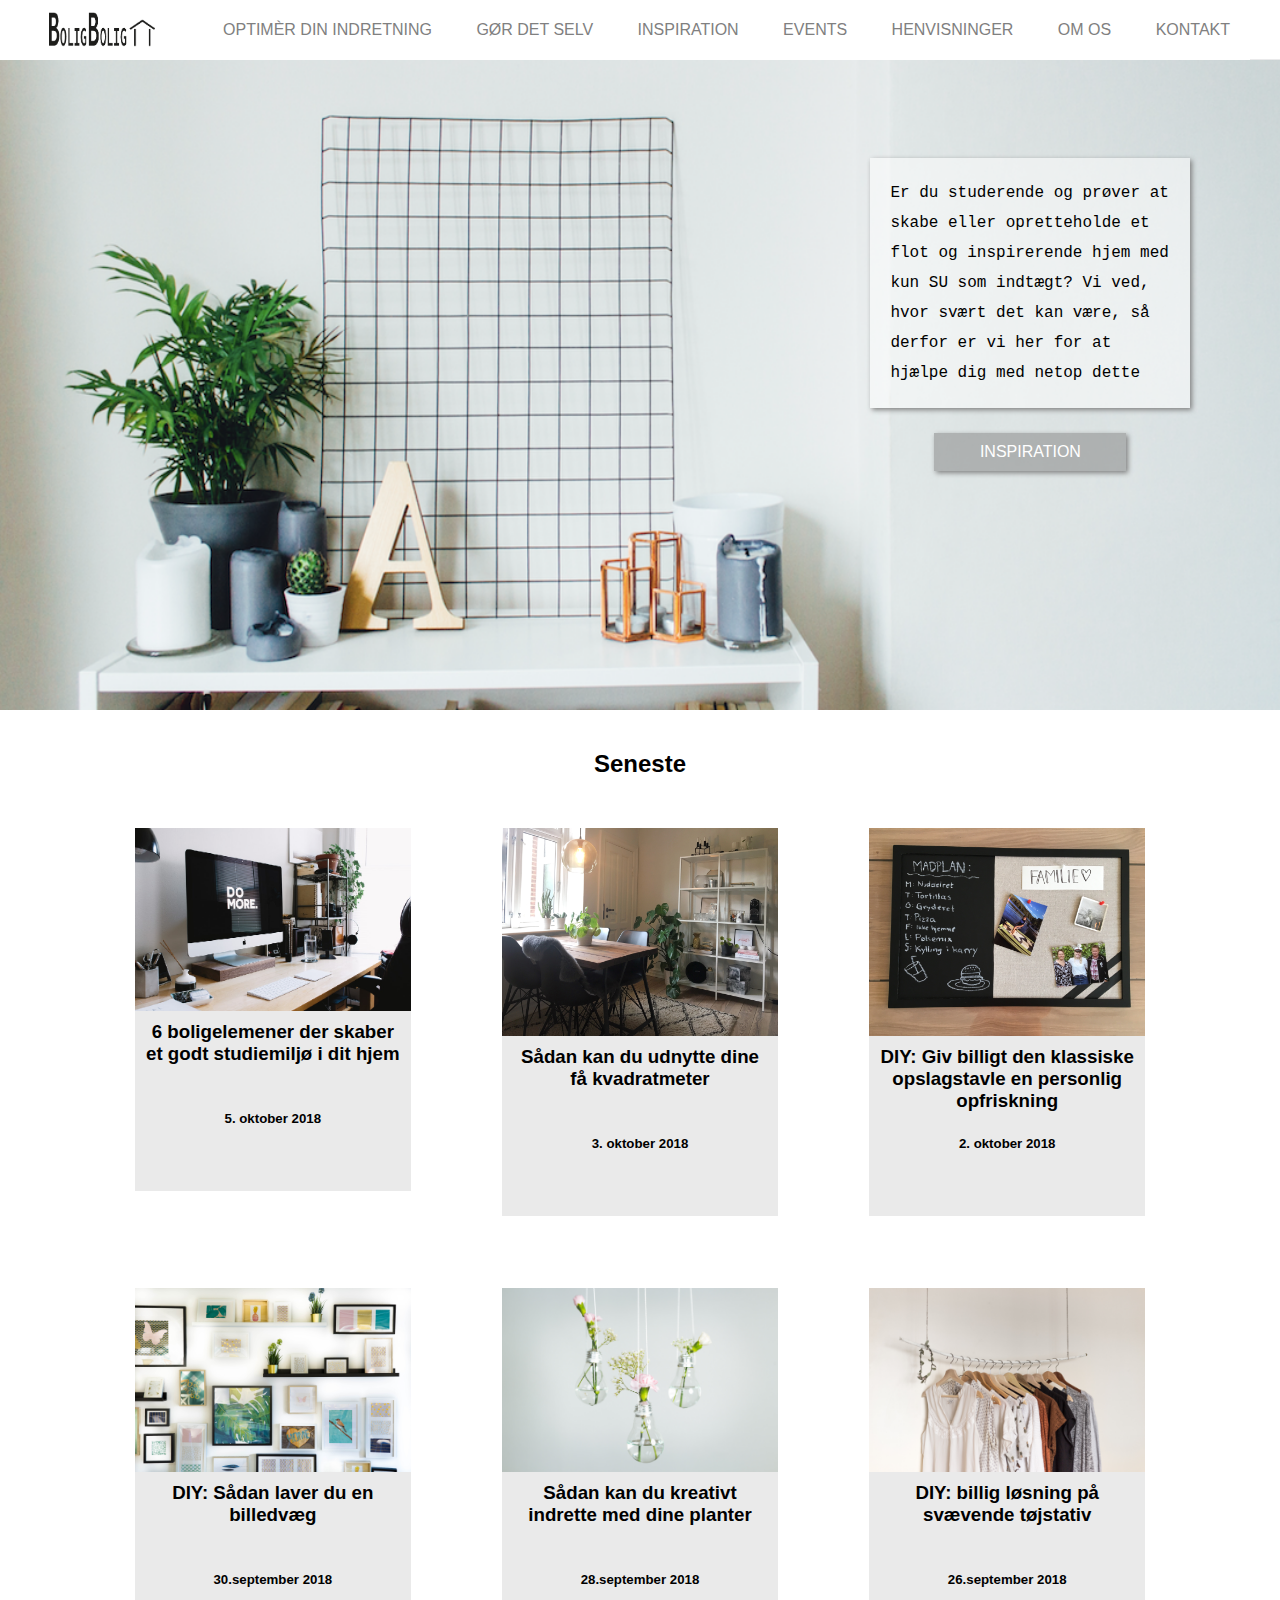
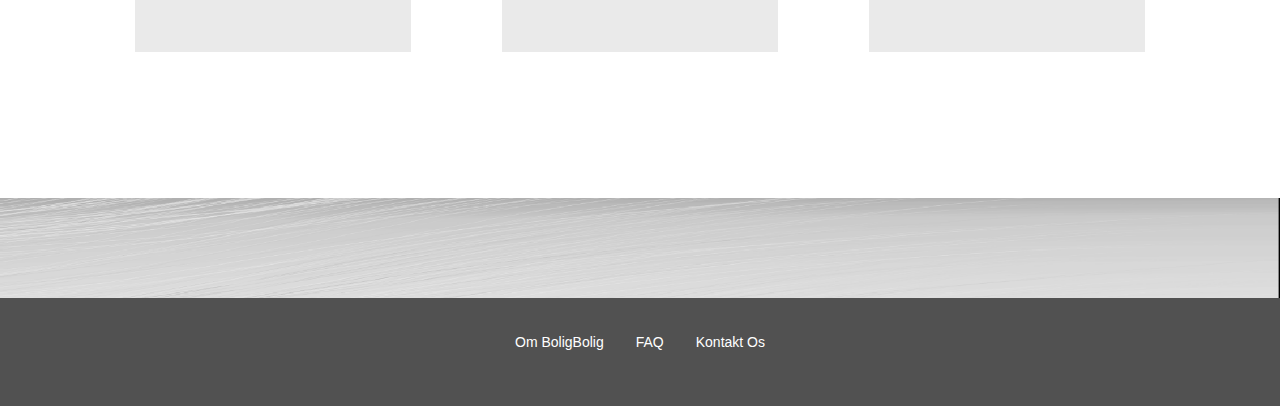
<file: index.html>
<!DOCTYPE html>
<html lang="da">


<head>
    <meta charset="UTF-8">
    <meta name="viewport" content="width=device-width, minimum-scale=1.0"> <!-- hej -->
    <title>BoligBolig</title>
    <meta name="description" content="SU-venligt boligmagasin. Fokus på billigere løsninger, DIY, studie- og læsemiljø, indretning på få kvadratmeter, loppemarked events og generelt inspiration.">
    <link rel="stylesheet" href="css/style.css">

</head>

<body>
    <header>
        <nav>
            <img src="images/Logo.png" alt="logo" class="logo"> <!-- taget fra unsplash.com -->
            <label for="toggle">&#9776;</label>
            <input type="checkbox" id="toggle" />
            <div class="menu">
                <a href="#">OPTIMÈR DIN INDRETNING</a>
                <a href="#">GØR DET SELV</a>
                <a href="#">INSPIRATION</a>
                <a href="#">EVENTS</a>
                <a href="#">HENVISNINGER</a>
                <a href="#">OM OS</a>
                <a href="#">KONTAKT</a>
            </div>
        </nav>
    </header>

    <section id="forside">
        <h1>Boligindretning på <br> budget</h1>
        <div>
            <p>Er du studerende og prøver at skabe eller opretteholde et flot og inspirerende hjem med kun SU som indtægt? Vi ved, hvor svært det kan være, så derfor er vi her for at hjælpe dig med netop dette</p>
            <div class="midterknap">
                <a class="button">INSPIRATION</a>
            </div>
        </div>
    </section>

    <h2 id="seneste">Seneste</h2>

    <main>
        <div class="forsidebokse">
            <a href="boligelementer.html">
                <img src="images/artikel1.png" alt="artikel 1" /><!-- taget fra unsplash.com -->
                <h3>6 boligelemener der skaber et godt studiemiljø i dit hjem</h3>
                <h5>5. oktober 2018</h5>
            </a>
        </div>
        <div class="forsidebokse">
            <a href="kvadratmeter.html">
                <img src="images/artikel2.jpg" alt="artikel 2" class="obs" />
                <h3>Sådan kan du udnytte dine få kvadratmeter</h3>
                <h5>3. oktober 2018</h5>
            </a>
        </div>
        <div class="forsidebokse">
            <a href="diy.html">
                <img src="images/artikel3.jpg" alt="artikel 3" class="obs" />
                <h3>DIY: Giv billigt den klassiske opslagstavle en personlig opfriskning</h3>
                <h5>2. oktober 2018</h5>
            </a>
        </div>
        <div class="forsidebokse">
            <img src="images/artikel4.jpg" alt="artikel 4" /><!-- taget fra unsplash.com -->
            <h3>DIY: Sådan laver du en <br> billedvæg</h3>
            <h5>30.september 2018</h5>
        </div>
        <div class="forsidebokse">
            <img src="images/artikel5.jpg" alt="artikel 5" /><!-- taget fra unsplash.com -->
            <h3>Sådan kan du kreativt indrette med dine planter</h3>
            <h5>28.september 2018</h5>
        </div>
        <div class="forsidebokse">
            <img src="images/artikel6.jpg" alt="artikel 6" /> <!-- taget fra unsplash.com -->
            <h3>DIY: billig løsning på svævende tøjstativ</h3>
            <h5>26.september 2018</h5>
        </div>
        <br>

    </main>

    <div class="footer-billede">
    </div>

    <footer>
        <a href="#">Om BoligBolig</a>
        <a href="#">FAQ</a>
        <a href="#">Kontakt Os</a>
    </footer>



</body>

</html>
</file>
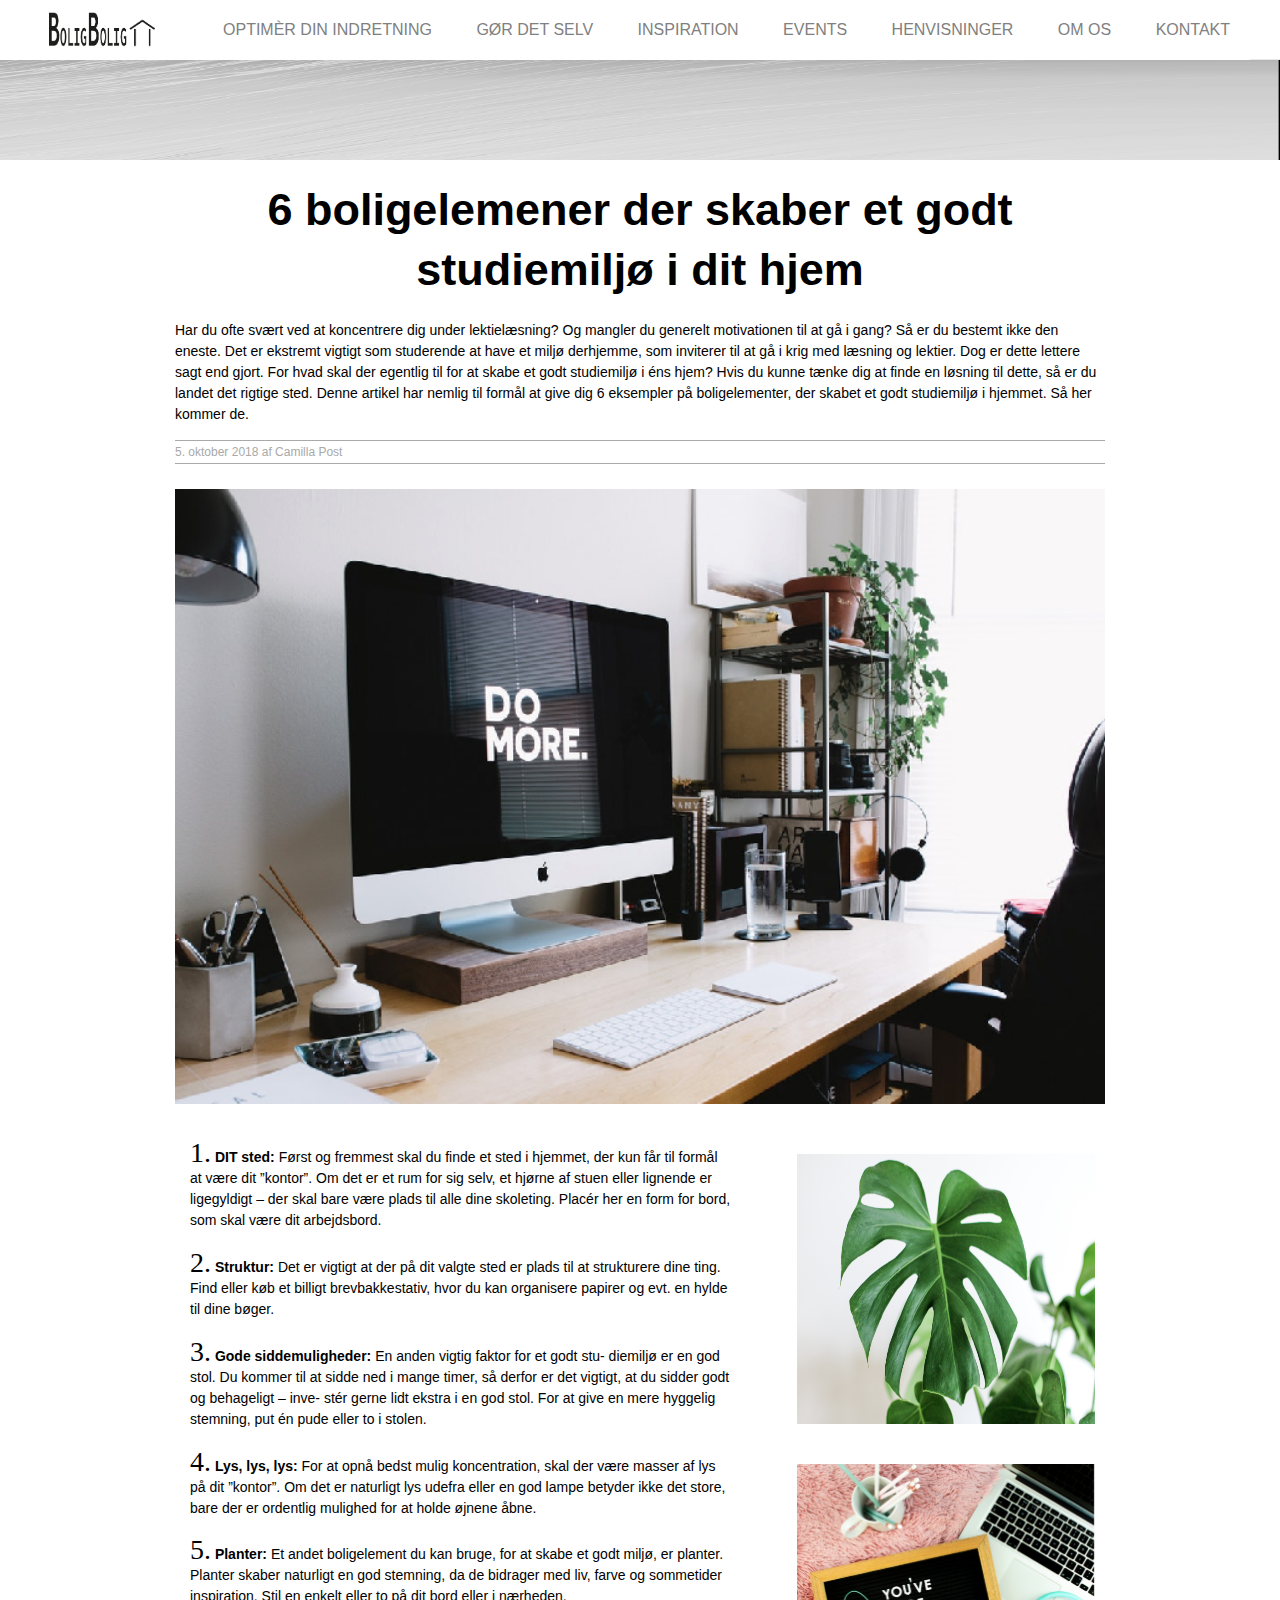
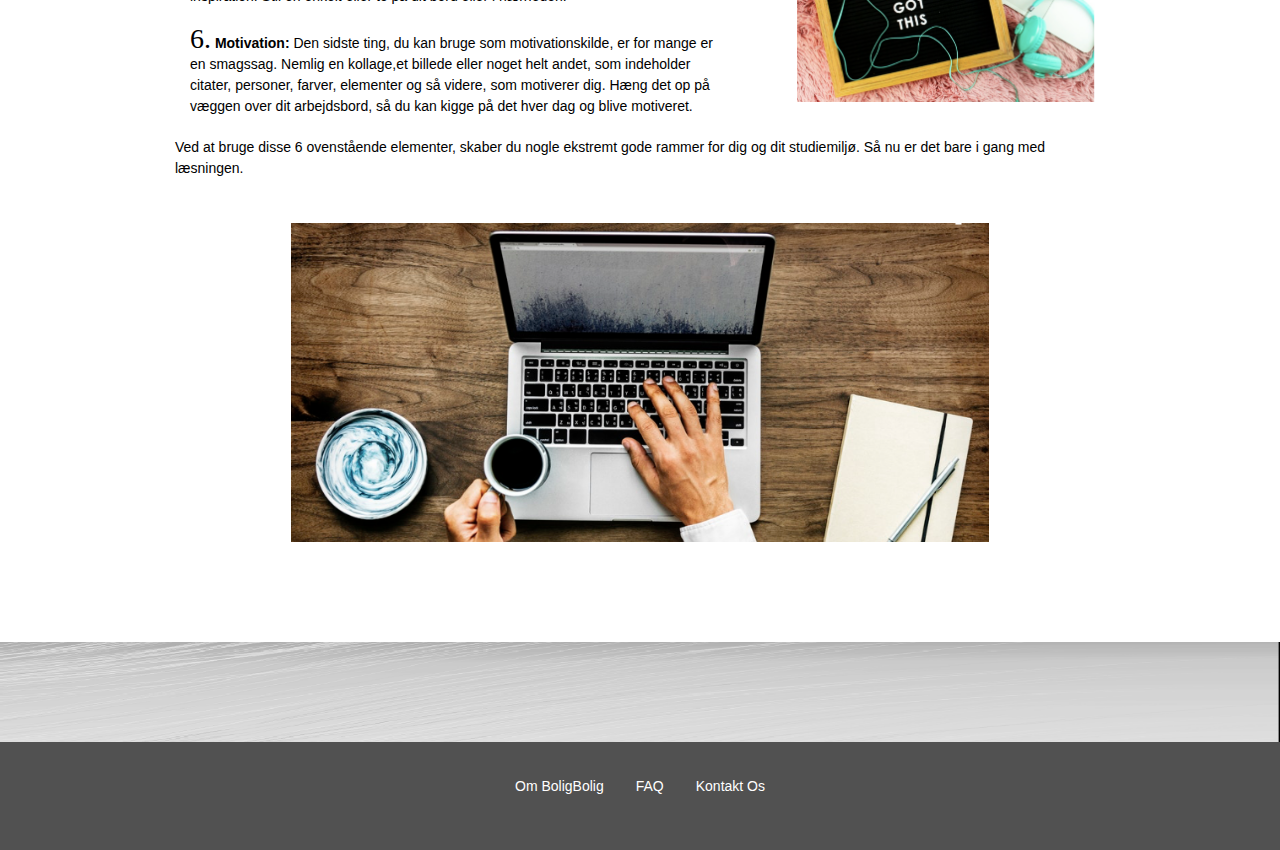
<file: boligelementer.html>
<!DOCTYPE html>
<html lang="da">

<head>
    <meta charset="UTF-8">
    <meta name="viewport" content="width=device-width, minimum-scale=1.0">
    <title>BoligBolig</title>
    <meta name="description" content="SU-venligt boligmagasin. Fokus på billigere løsninger, DIY, studie- og læsemiljø, indretning på få kvadratmeter, loppemarked events og generelt inspiration.">
    <link rel="stylesheet" href="css/style.css">
</head>

<body>
    <header>
        <nav>
            <a href="index.html"><img src="images/Logo.png" alt="logo" class="logo"></a> <!-- taget fra unsplash.com -->
            <label for="toggle">&#9776;</label>
            <input type="checkbox" id="toggle" />
            <div class="menu">
                <a href="#">OPTIMÈR DIN INDRETNING</a>
                <a href="#">GØR DET SELV</a>
                <a href="#">INSPIRATION</a>
                <a href="#">EVENTS</a>
                <a href="#">HENVISNINGER</a>
                <a href="#">OM OS</a>
                <a href="#">KONTAKT</a>
            </div>
        </nav>
    </header>

    <div class="footer-billede">
    </div>

    <main id="artikler">
        <h1>6 boligelemener der skaber et godt studiemiljø i dit hjem</h1>
        
        <p>Har du ofte svært ved at koncentrere dig under lektielæsning? Og mangler du generelt motivationen til at gå i gang? Så er du bestemt ikke den eneste. Det er ekstremt vigtigt som studerende at have et miljø derhjemme, som inviterer til at gå i krig med læsning og lektier. Dog er dette lettere sagt end gjort. For hvad skal der egentlig til for at skabe et godt studiemiljø i éns hjem? Hvis du kunne tænke dig at finde en løsning til dette, så er du landet det rigtige sted. Denne artikel har nemlig til formål at give dig 6 eksempler på boligelementer, der skabet et godt studiemiljø i hjemmet. Så her kommer de.</p>
        
        <h4>5. oktober 2018 af Camilla Post</h4>
        
        <img src="images/artikel1.png" alt="kontor"> <!-- taget fra unsplash.com -->
        
        <div class="flexcontainer">
        <p class="paragraph"><span>1.</span> <strong>DIT sted:</strong> Først og fremmest skal du finde et sted i hjemmet, der kun får til formål at være dit ”kontor”. Om det er et rum for sig selv, et hjørne af stuen eller lignende er ligegyldigt – der skal bare være plads til alle dine skoleting. Placér her en form for bord, som skal være dit arbejdsbord.
        <br><br>
        <span>2.</span> <strong>Struktur:</strong> Det er vigtigt at der på dit valgte sted er plads til at
        strukturere dine ting. Find eller køb et billigt brevbakkestativ,
        hvor du kan organisere papirer og evt. en hylde til dine bøger.
        <br><br>
        <span>3.</span> <strong>Gode siddemuligheder:</strong> En anden vigtig faktor for et godt stu-
        diemiljø er en god stol. Du kommer til at sidde ned i mange timer,
        så derfor er det vigtigt, at du sidder godt og behageligt – inve-
        stér gerne lidt ekstra i en god stol. For at give en mere hyggelig
        stemning, put én pude eller to i stolen.
        <br><br>
        <span>4.</span> <strong>Lys, lys, lys:</strong> For at opnå bedst mulig koncentration, skal der
        være masser af lys på dit ”kontor”. Om det er naturligt lys udefra
        eller en god lampe betyder ikke det store, bare der er ordentlig
        mulighed for at holde øjnene åbne.</p>
        
        <div class="plante">
        <img src="images/plante.jpg" alt="plante"> <!-- taget fra unsplash.com -->
        </div>
        </div>
        
        <div class="flexcontainer">
        <p><span>5.</span>	<strong>Planter:</strong> Et andet boligelement du kan bruge, for at skabe et godt miljø, er planter. Planter skaber naturligt en god stemning, da de bidrager med liv, farve og sommetider inspiration. Stil en enkelt 
	    eller to på dit bord eller i nærheden.
        <br><br>
        <span>6.</span>	<strong>Motivation:</strong> Den sidste ting, du kan bruge som motivationskilde, er for mange er en smagssag. Nemlig en kollage,et billede eller noget helt andet, som indeholder citater, personer, farver, elementer og så videre, som motiverer dig. Hæng det op på væggen over dit arbejdsbord, så du kan kigge på det hver dag og blive  motiveret.</p>
        
        <div class="inspo">
        <img src="images/inspiration.png" alt="inspiration"> <!-- taget fra unsplash.com -->
        </div>
        </div>
        
        <p>Ved at bruge disse 6 ovenstående elementer, skaber du nogle ekstremt gode rammer for dig og dit studiemiljø. Så nu er det bare i gang med læsningen. </p>
        
        <div class="arbejde">
        <img src="images/arbejde.png" alt="arbejdsinspiration">
        </div>
       
    </main>
    
     <div class="footer-billede">
    </div>

    <footer>
        <a href="#">Om BoligBolig</a>
        <a href="#">FAQ</a>
        <a href="#">Kontakt Os</a>
    </footer>
    
</body>

</html>
</file>
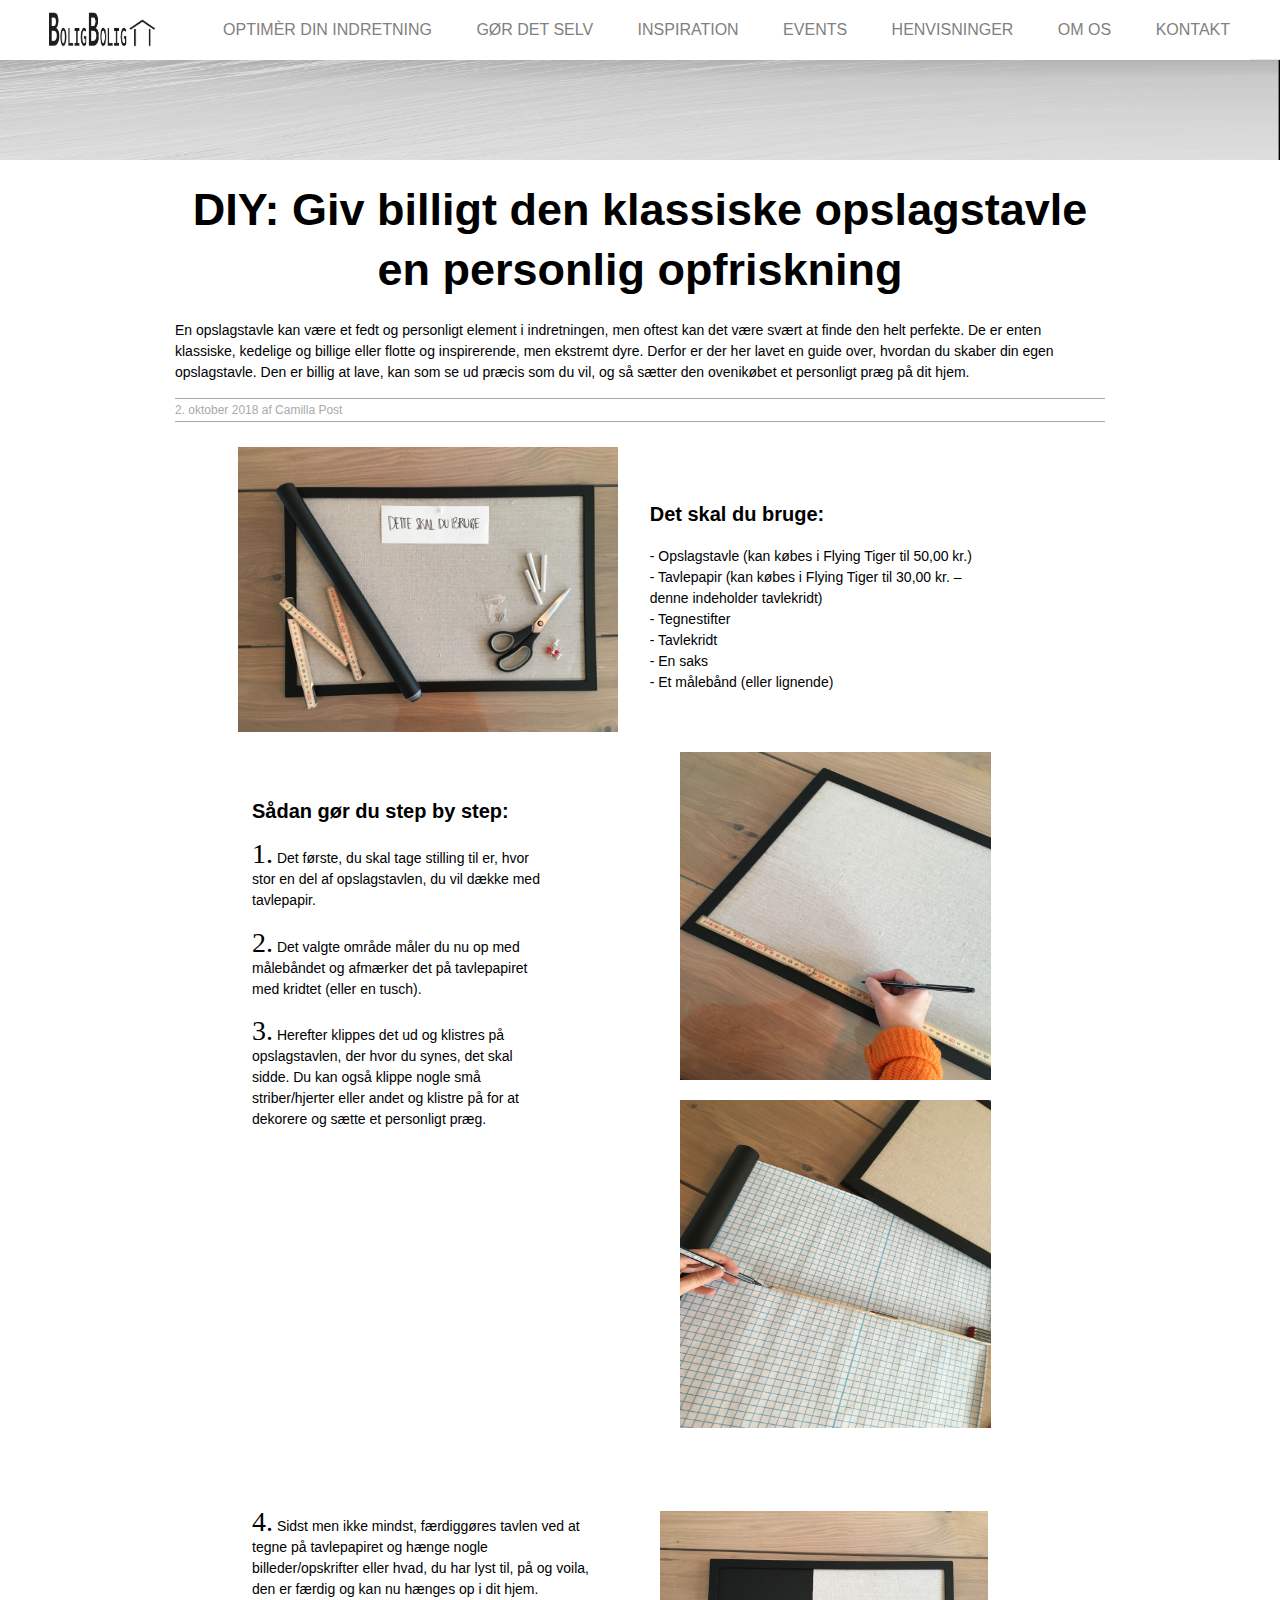
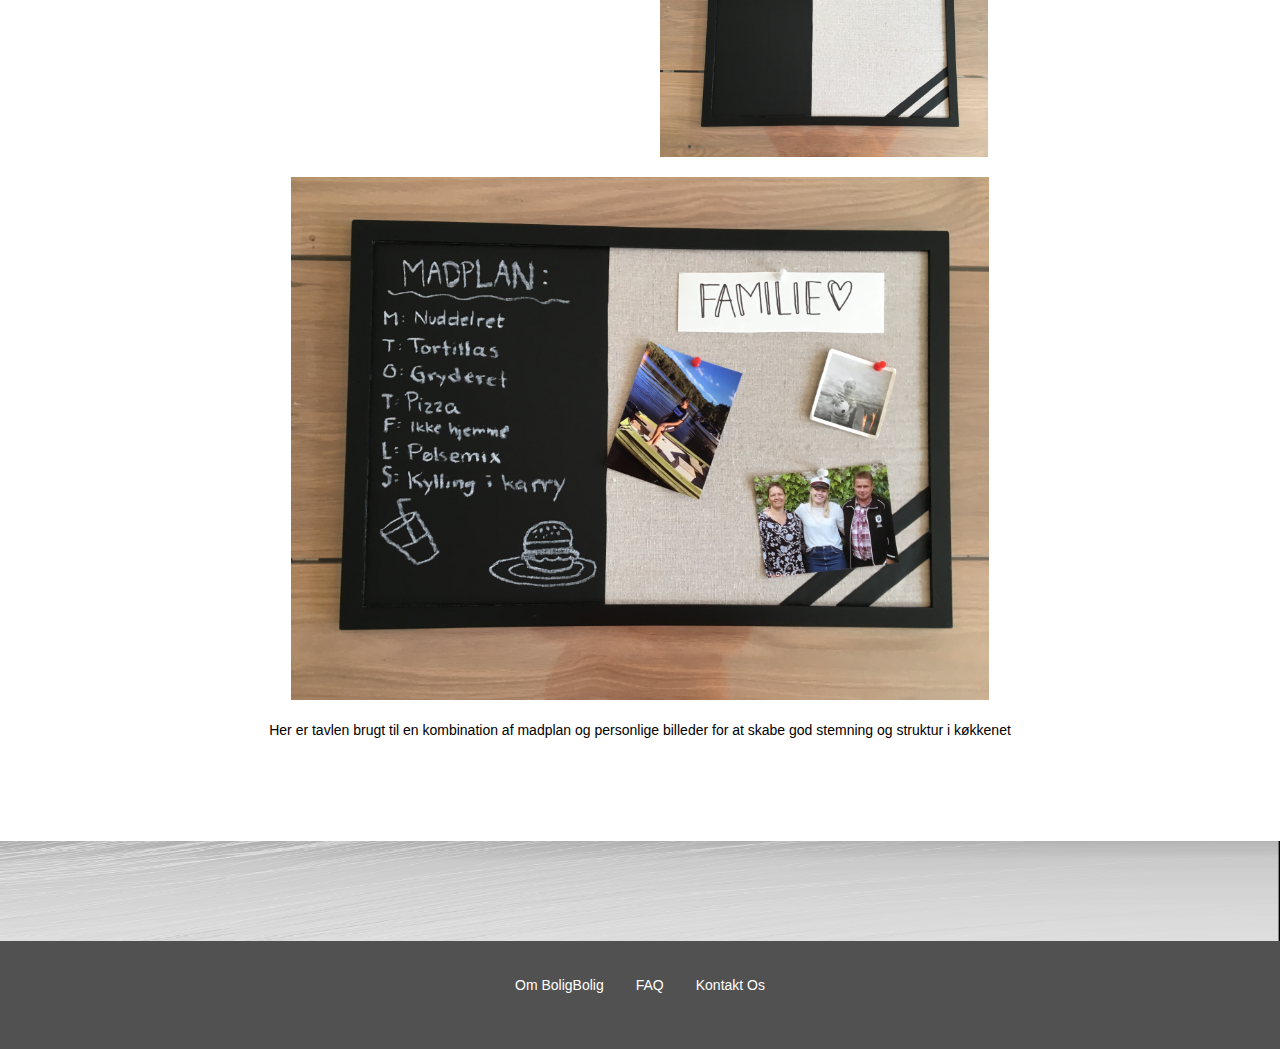
<file: diy.html>
<!DOCTYPE html>
<html lang="da">
<head>
  <meta charset="UTF-8">
    <meta name="viewport" content="width=device-width, minimum-scale=1.0">
    <title>BoligBolig</title>
    <meta name="description" content="SU-venligt boligmagasin. Fokus på billigere løsninger, DIY, studie- og læsemiljø, indretning på få kvadratmeter, loppemarked events og generelt inspiration.">
    <link rel="stylesheet" href="css/style.css">
</head>
<body>
        
       <header>
        <nav>
            <a href="index.html"><img src="images/Logo.png" alt="logo" class="logo"></a> <!-- taget fra unsplash.com -->
            <label for="toggle">&#9776;</label>
            <input type="checkbox" id="toggle" />
            <div class="menu">
                <a href="#">OPTIMÈR DIN INDRETNING</a>
                <a href="#">GØR DET SELV</a>
                <a href="#">INSPIRATION</a>
                <a href="#">EVENTS</a>
                <a href="#">HENVISNINGER</a>
                <a href="#">OM OS</a>
                <a href="#">KONTAKT</a>
            </div>
        </nav>
    </header>

    <div class="footer-billede">
    </div>
    
    <main id="artikler">
        
        <h1>DIY: Giv billigt den klassiske opslagstavle en personlig opfriskning</h1>
        
        <p>En opslagstavle kan være et fedt og personligt element i indretningen, men oftest kan det være svært at finde den helt perfekte. De er enten klassiske, kedelige og billige eller flotte og inspirerende, men ekstremt dyre. Derfor er der her lavet en guide over, hvordan du skaber din egen opslagstavle. Den er billig at lave, kan som se ud præcis som du vil, og så sætter den ovenikøbet et personligt præg på dit hjem.</p>
        
        <h4>2. oktober 2018 af Camilla Post</h4>
        
        <div class="flexcontainer">
        <div class="detskaldubruge">
        <img src="images/det-skal-du-bruge.JPG" alt="materialer">
        </div>
        
        <div class="liste1">
        <h2><strong>Det skal du bruge:</strong></h2>
            
            <p class="liste">
            - Opslagstavle (kan købes i Flying Tiger til 50,00 kr.)
            <br>
            - Tavlepapir (kan købes i Flying Tiger til 30,00 kr. – denne indeholder tavlekridt)
            <br>
            - Tegnestifter
            <br>
            - Tavlekridt
            <br>
            - En saks
            <br>
            - Et målebånd (eller lignende)
            <br>
            </p>
            <br>
            </div>
            </div>
          
        <div class="flexco">
        <div class="liste2">
        <h2><strong>Sådan gør du step by step:</strong></h2>
        
        
        	<p><span>1.</span>	Det første, du skal tage stilling til er, hvor stor en del af opslagstavlen, du vil dække med tavlepapir. 
        	<br><br>
        	<span>2.</span>	Det valgte område måler du nu op med målebåndet og afmærker det på tavlepapiret med kridtet (eller en tusch).</p>
        	<p><span>3.</span>	Herefter klippes det ud og klistres på opslagstavlen, der hvor du synes, det skal sidde. Du kan også klippe nogle små striber/hjerter eller andet og klistre på for at dekorere og sætte et personligt præg.</p>
        	</div>
        
            
        	<div class="container3">
        	    <img src="images/trin1.JPG" alt="Opmåling på tavle">
        	    <img src="images/trin2.JPG" alt="Opmåling på tavlepapir">
        	</div>
        </div>
            
            <div class="flexcospeciel">
            
            <div id="trin3">
            <img src="images/trin3.JPG" alt="tavle med tavlepapir">
            </div>
            
            <p>	<span>4.</span>	Sidst men ikke mindst, færdiggøres tavlen ved at tegne på tavlepapiret og hænge nogle billeder/opskrifter eller hvad, du har lyst til, på og voila, den er færdig og kan nu hænges op i dit hjem.</p>
        </div>
            
            <div id="faerdig">
            <img src="images/artikel3.jpg" alt="færdig opslagstavle">
            </div>
            
            <p class="boks">Her er tavlen brugt til en kombination af madplan og personlige billeder for at skabe god stemning og struktur i køkkenet</p>
            
    </main>
     
       <div class="footer-billede">
    </div>

    <footer>
        <a href="#">Om BoligBolig</a>
        <a href="#">FAQ</a>
        <a href="#">Kontakt Os</a>
    </footer>
      
</body>
</html>
</file>
<file: css/style.css>
/*CSS document*/

* {
    box-sizing: border-box;
    margin: 0;
    padding: 0;
    font-family: "open sans condensed", sans-serif;
}

html,
body {
    width: 100%;
    height: 100%;
}

.logo {
    width: 120px;
    margin-top: 5px;
    margin-left: 25px;
    float: left;
}

nav {
    border-bottom: 1px solid #EAEAEB;
    text-align: right;
    height: 60px;
    line-height: 60px;
}

div.menu {
    margin: 0 30px 0 0;
    background-color: white;
}

.menu a {
    text-decoration: none;
    color: gray;
    margin: 0 10px;
    line-height: 60px;
    clear: right;
    background-color: white;
}

.menu a:hover {
    color: black;
}

label {
    margin: 0 40px 0 0;
    font-size: 26px;
    line-height: 60px;
    display: none;
    width: 26px;
    float: right;
}

#toggle {
    display: none;
}

#forside {
    background-image: url(../images/seng.jpg);
    background-size: 100% 100%;
    background-repeat: no-repeat;
    height: 300px;
    position: relative;
}

#forside h1 {
    font-family: "Courier New", courier, monospace;
    position: absolute;
    text-align: center;
    top: 30%;
    width: 100%;
    font-size: 30px;
    color: white;
}

#seneste {
    font-family: "Sukhumvit Set", sans-serif;
    margin-top: 40px;
    text-align: center;
    position: relative;
}

main {
    padding-bottom: 100px;
}

main img {
    width: 90%;
    padding-top: 20px;
    margin: 0 auto;
    display: block;
}

main a{
    text-decoration: none;
    color: black;
}

main h3,
h5 {
    background-color: #EAEAEA;
    text-align: center;
    width: 90%;
    padding: 10px;
    margin: auto;
    display: block;
    height: 90px;
}

/*footer*/
.footer-billede {
    background-image: url(../images/graa-space.png);
    background-size: 100% 100%;
    background-repeat: no-repeat;
    height: 100px;
    position: relative;
}

footer {
    display: flex;
    justify-content: center;
    padding: 20px 0 40px 0;
    background-color: #515151;
}

footer a {
    margin: 16px;
    text-decoration: none;
    color: white;
    font-size: 14px;
}

/*Artikler*/
#artikler{
    position: relative;
    margin: 0 20px 0 20px;
}

#artikler h1{
    text-align: center;
    line-height: 45px;
    margin: 20px 10px 0 10px;
    font-size: 30px;
    font-weight: 500;
}

#artikler p{
    font-size: 14px;
    line-height: 21px;
    margin: 20px 15px 0 15px;
}

#artikler h4 {
    margin: 15px auto 5px auto;
    color: darkgray;
    font-weight: 100;
    font-size: 12px;
    border-bottom: 1px solid darkgray;
    border-top: 1px solid darkgray;
    padding: 4px 0;
    width: 90%;
}

span{
    font-size: 28px;
    font-family: "Source Serif Variable";
}

#artikler h2{
    margin-top: 20px;
    margin-left: 15px;
    font-size: 20px;
    font-weight: 500;
}

.container3 img{
    display: inline-block;
}

.container3 img{
    width: 49%;
    height: 25%;
}

/*Mobil*/
@media only screen and (max-width:500px) {
    label {
        display: block;
        cursor: pointer;
    }

    .menu {
        text-align: center;
        width: 100%;
        display: none;
    }

    .menu a {
        display: block;
        border-bottom: 1px solid #EAEAEB;
        margin: 0;
        position: relative;
        z-index: 2;
    }

    .menu a:first-child {
        border-top: 1px solid #EAEAEB;
    }

    #toggle:checked + .menu {
        display: block;
    }

    #forside p {
        display: none;
    }

    #forside > .midterknap {
        display: none;
    }

    .button {
        display: none;
    }
}

/*Desktop*/
@media only screen and (min-width:960px) {
    /*Forside*/
    .menu a {
        margin: 20px;
    }

    .logo {
        margin-left: 40px;
    }

    #forside {
        background-image: url(../images/forside-billede.png);
        height: 650px;
    }

    #forside h1 {
        display: none;
    }

    #forside p {
        font-family: "Courier New", courier, monospace;
        font-size: 16px;
        color: black;
        background-color: rgba(255, 255, 255, 0.5);
        padding: 20px 20px 20px 20px;
        line-height: 30px;
        box-shadow: 2px 2px 5px grey;
    }

    #forside > div {
        width: 25%;
        position: absolute;
        top: 15%;
        right: 7%;
    }

    #forside > .midterknap {
        text-align: center;
        width: 100%;
        font-size: 16px;
    }

    .button {
        background-color: rgba(127, 127, 127, 0.5);
        display: block;
        width: 60%;
        color: white;
        padding: 10px 25px;
        box-shadow: 0 0 3px grey;
        text-align: center;
        text-decoration: none;
        font-size: 16px;
        margin: 25px auto;
        cursor: pointer;
        box-shadow: 2px 2px 5px grey;
    }

    .button:hover {
        background-color: rgba(0, 0, 0, 0.5);
    }

    main {
        display: flex;
        flex-wrap: wrap;
        justify-content: center;
    }

    main .forsidebokse {
        width: 24%;
        height: 400px;
        margin: 30px;
    }

    .obs {
        height: 57%;
    }
    
    main .forsidebokse:hover{
        cursor: pointer;
        opacity: 0.7;
    }
    
    /*Artikel 1*/
    #artikler h1{
        font-weight: 600;
        font-size: 45px;
        line-height: 60px;
        width: 75%;
    }
    
    #artikler p{
        width: 75%;
    }
    
    #artikler h4{
        margin-bottom: 5px;
        width: 75%;
    }
    #artikler img {
        width: 75%;
        margin: 0 auto;
        height: 100%;
    }
    .flexcontainer{
        display: flex;
        flex-direction: row;
        width: 75%;
    }
    .plante{
        width: 55%;
        height: 70%;
        margin-top: 30px;
        margin-right: -40px;
    }
    .inspo{
        width: 55%;
        height: 130%;
        margin-top: -8%;
        margin-right: -40px;
    }
    
    .arbejde{
        height: 60%;
        width: 75%;
        margin-top: 2%;
    }
    
    #artikler .paragraph{
        margin-top: 4%;
    }
    
    /*Artikel 2*/
    .panorama{
        height: 60%;
    }
    .vaerelse{
        width: 80%;
        height: 90%;
    }
    
    /*Artikel 3*/
    .detskaldubruge{
        width: 60%;
    }
    .liste1{
        margin-top: 6%;
        margin-left: -5%;
    }
    .container3{
        display: flex;
        flex-direction: column;
        width: 170%;
        height: 40%;
    }
    .flexco{
        display: flex;
        flex-direction: row;
        width: 65%;
    }
    .liste2{
        margin-top: 6%;
    }
    .flexcospeciel{
        display: flex;
        flex-direction: row-reverse;
        width: 65%;
        margin-top: -9%;
    }
    #trin3 {
        width: 97%;
    }
    #faerdig{
        width: 75%;
        height: 80%;
    }
    .boks{
        text-align: center;
    }
}
</file>
